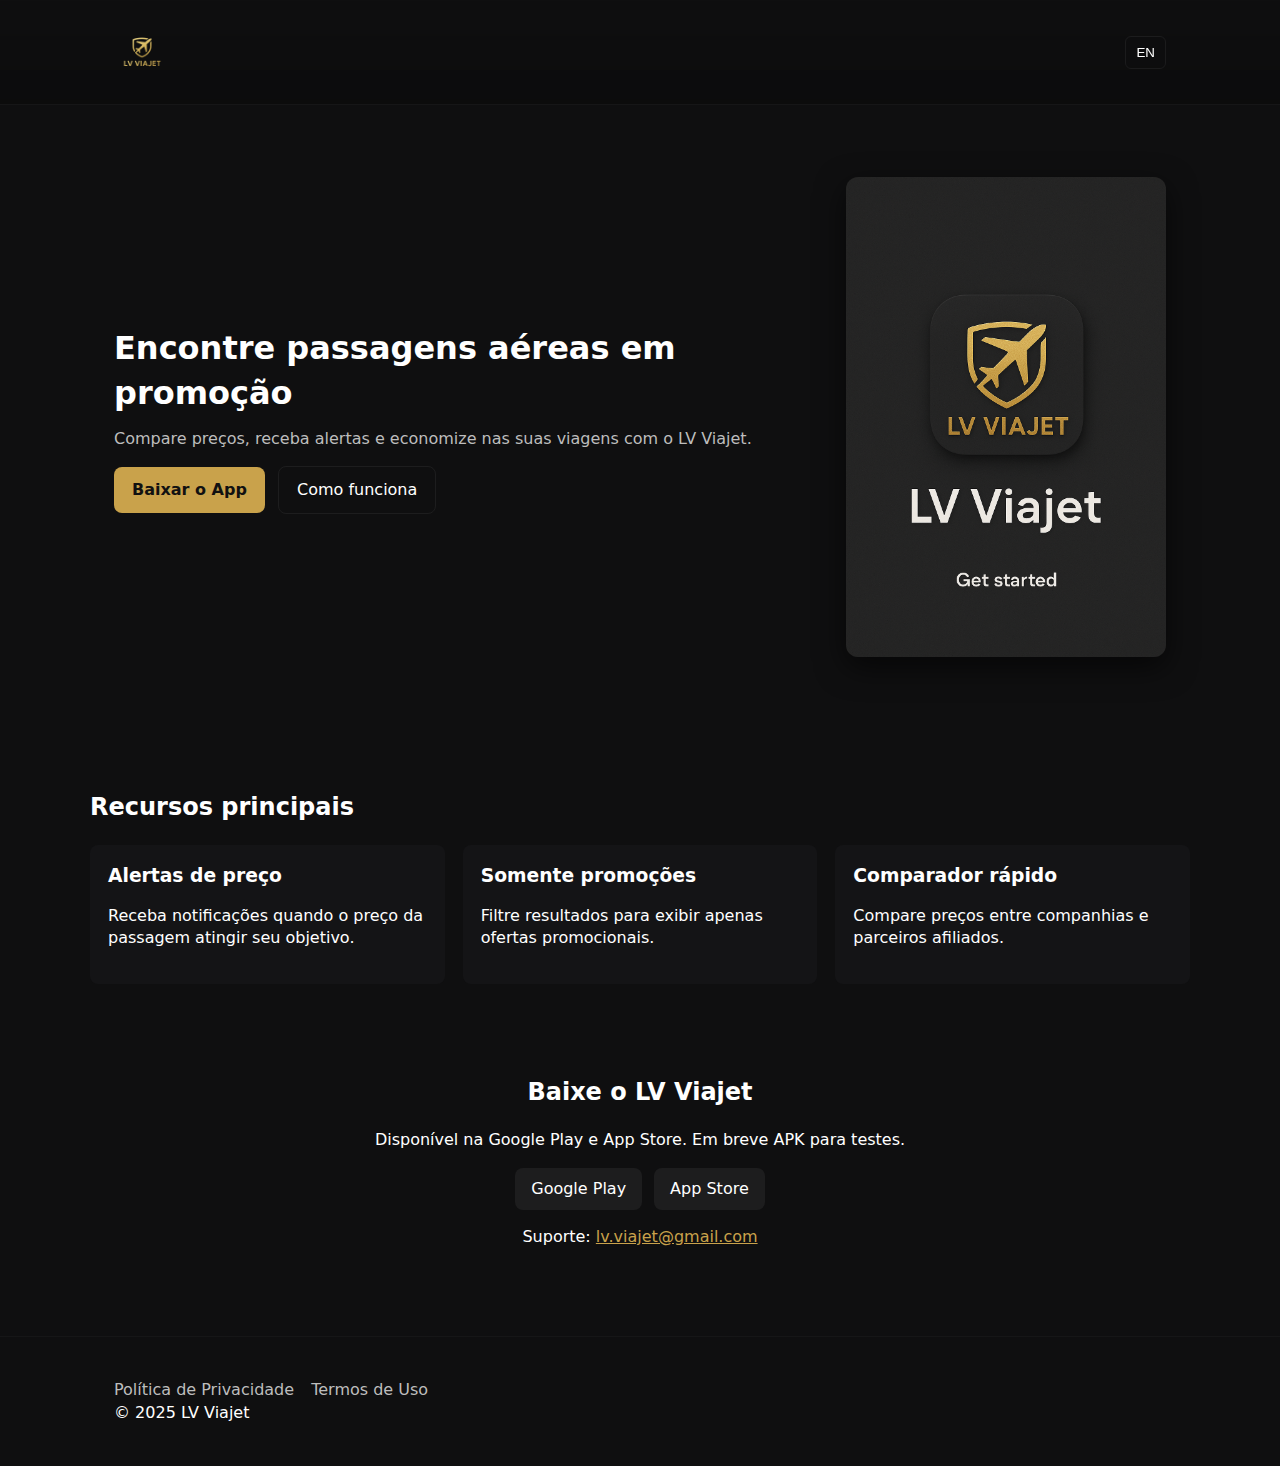
<file: index.html>
<!doctype html>
<html lang="pt-BR">
<head>
  <meta charset="utf-8">
  <meta name="viewport" content="width=device-width,initial-scale=1">
  <title>LV Viajet - Passagens em Promoção</title>
  <link rel="icon" href="icon.png">
  <link rel="stylesheet" href="styles.css">
</head>
<body>
  <header class="site-header">
    <div class="container">
      <img src="logo.png" alt="LV Viajet" class="logo">
      <nav>
        <button id="langToggle" class="lang-btn">EN</button>
      </nav>
    </div>
  </header>

  <main>
    <section class="hero">
      <div class="container hero-inner">
        <div class="hero-text">
          <h1 data-pt="Encontre passagens aéreas em promoção" data-en="Find flight deals & promotions">Encontre passagens aéreas em promoção</h1>
          <p data-pt="Compare preços, receba alertas e economize nas suas viagens com o LV Viajet."
             data-en="Compare prices, get alerts and save on your travels with LV Viajet.">
            Compare preços, receba alertas e economize nas suas viagens com o LV Viajet.
          </p>
          <div class="cta">
            <a class="btn primary" href="#download" data-pt="Baixar o App" data-en="Download App">Baixar o App</a>
            <a class="btn ghost" href="#features" data-pt="Como funciona" data-en="How it works">Como funciona</a>
          </div>
        </div>
        <div class="hero-media">
          <img src="splash.png" alt="LV Viajet splash" class="splash">
        </div>
      </div>
    </section>

    <section id="features" class="container features">
      <h2 data-pt="Recursos principais" data-en="Key features">Recursos principais</h2>
      <div class="grid">
        <article>
          <h3 data-pt="Alertas de preço" data-en="Price alerts">Alertas de preço</h3>
          <p data-pt="Receba notificações quando o preço da passagem atingir seu objetivo." data-en="Get notified when fare hits your target.">Receba notificações quando o preço da passagem atingir seu objetivo.</p>
        </article>
        <article>
          <h3 data-pt="Somente promoções" data-en="Promo-only filter">Somente promoções</h3>
          <p data-pt="Filtre resultados para exibir apenas ofertas promocionais." data-en="Filter results to show promo-only offers.">Filtre resultados para exibir apenas ofertas promocionais.</p>
        </article>
        <article>
          <h3 data-pt="Comparador rápido" data-en="Fast comparator">Comparador rápido</h3>
          <p data-pt="Compare preços entre companhias e parceiros afiliados." data-en="Compare prices across airlines and affiliate partners.">Compare preços entre companhias e parceiros afiliados.</p>
        </article>
      </div>
    </section>

    <section id="download" class="container download">
      <h2 data-pt="Baixe o LV Viajet" data-en="Download LV Viajet">Baixe o LV Viajet</h2>
      <p data-pt="Disponível na Google Play e App Store. Em breve APK para testes." data-en="Available on Google Play and App Store. APK for testing coming soon.">Disponível na Google Play e App Store. Em breve APK para testes.</p>
      <div class="store-buttons">
        <a class="store-btn" href="#" aria-label="Google Play">Google Play</a>
        <a class="store-btn" href="#" aria-label="App Store">App Store</a>
      </div>
      <p class="support">Suporte: <a href="mailto:lv.viajet@gmail.com">lv.viajet@gmail.com</a></p>
    </section>

    <footer class="site-footer">
      <div class="container">
        <div class="links">
          <a href="privacy.html" data-pt="Política de Privacidade" data-en="Privacy Policy">Política de Privacidade</a>
          <a href="terms.html" data-pt="Termos de Uso" data-en="Terms of Use">Termos de Uso</a>
        </div>
        <div class="copyright">© 2025 LV Viajet</div>
      </div>
    </footer>
  </main>

  <script>
    const langBtn = document.getElementById('langToggle');
    let lang = localStorage.getItem('lv_lang') || 'pt';
    function setLang(l) {
      lang = l;
      localStorage.setItem('lv_lang', l);
      document.documentElement.lang = (l === 'pt') ? 'pt-BR' : 'en';
      document.querySelectorAll('[data-pt]').forEach(el => {
        el.textContent = (l === 'pt') ? el.getAttribute('data-pt') : el.getAttribute('data-en');
      });
      langBtn.textContent = (l === 'pt') ? 'EN' : 'PT';
    }
    langBtn.addEventListener('click', () => setLang(lang === 'pt' ? 'en' : 'pt'));
    setLang(lang);
  </script>
</body>
</html>
</file>
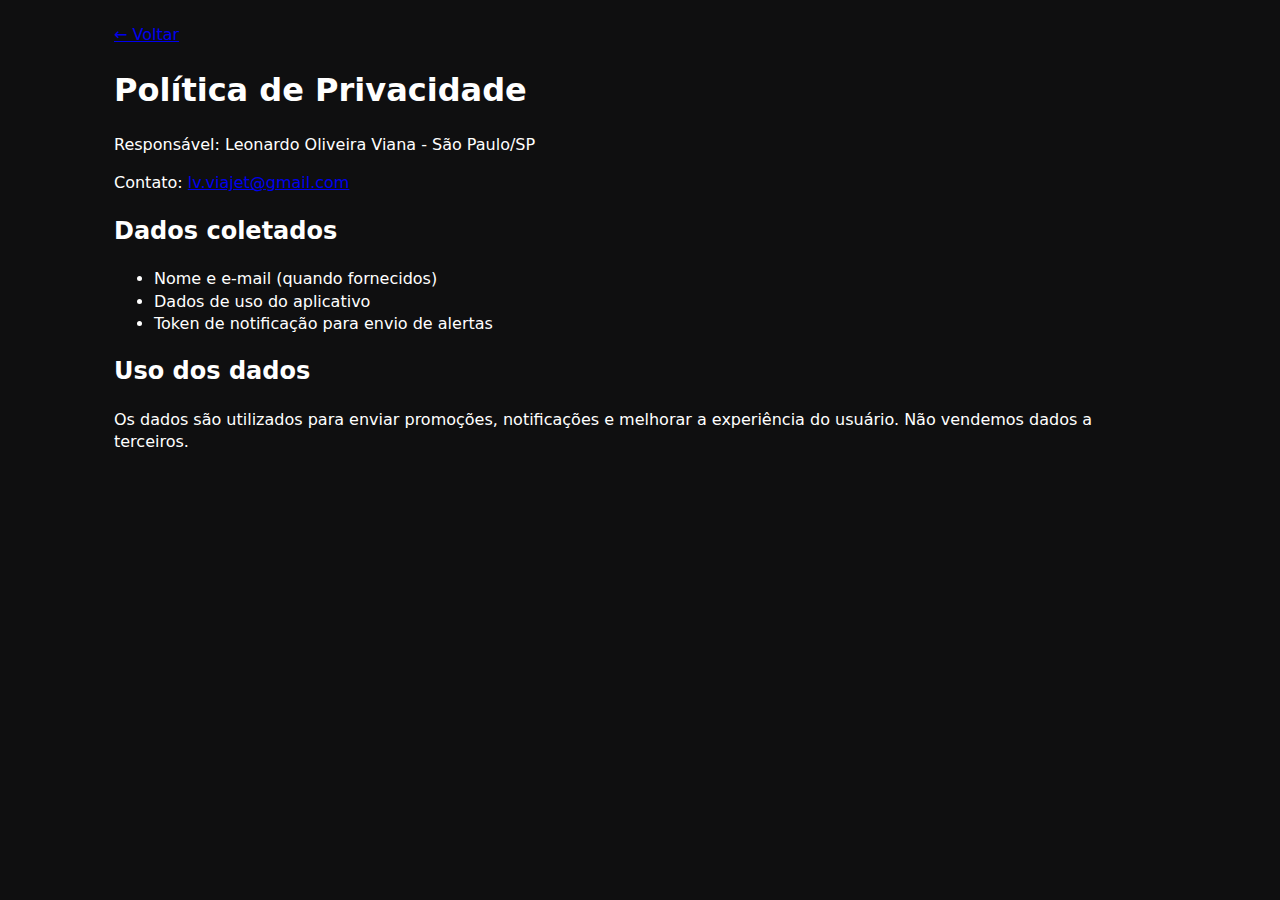
<file: privacy.html>
<!doctype html>
<html lang="pt-BR">
<head><meta charset="utf-8"><meta name="viewport" content="width=device-width,initial-scale=1"><title>Política de Privacidade - LV Viajet</title><link rel="stylesheet" href="styles.css"></head>
<body>
  <div class="container">
    <a href="index.html">← Voltar</a>
    <h1>Política de Privacidade</h1>
    <p>Responsável: Leonardo Oliveira Viana - São Paulo/SP</p>
    <p>Contato: <a href="mailto:lv.viajet@gmail.com">lv.viajet@gmail.com</a></p>
    <h2>Dados coletados</h2>
    <ul>
      <li>Nome e e-mail (quando fornecidos)</li>
      <li>Dados de uso do aplicativo</li>
      <li>Token de notificação para envio de alertas</li>
    </ul>
    <h2>Uso dos dados</h2>
    <p>Os dados são utilizados para enviar promoções, notificações e melhorar a experiência do usuário. Não vendemos dados a terceiros.</p>
  </div>
</body>
</html>
</file>
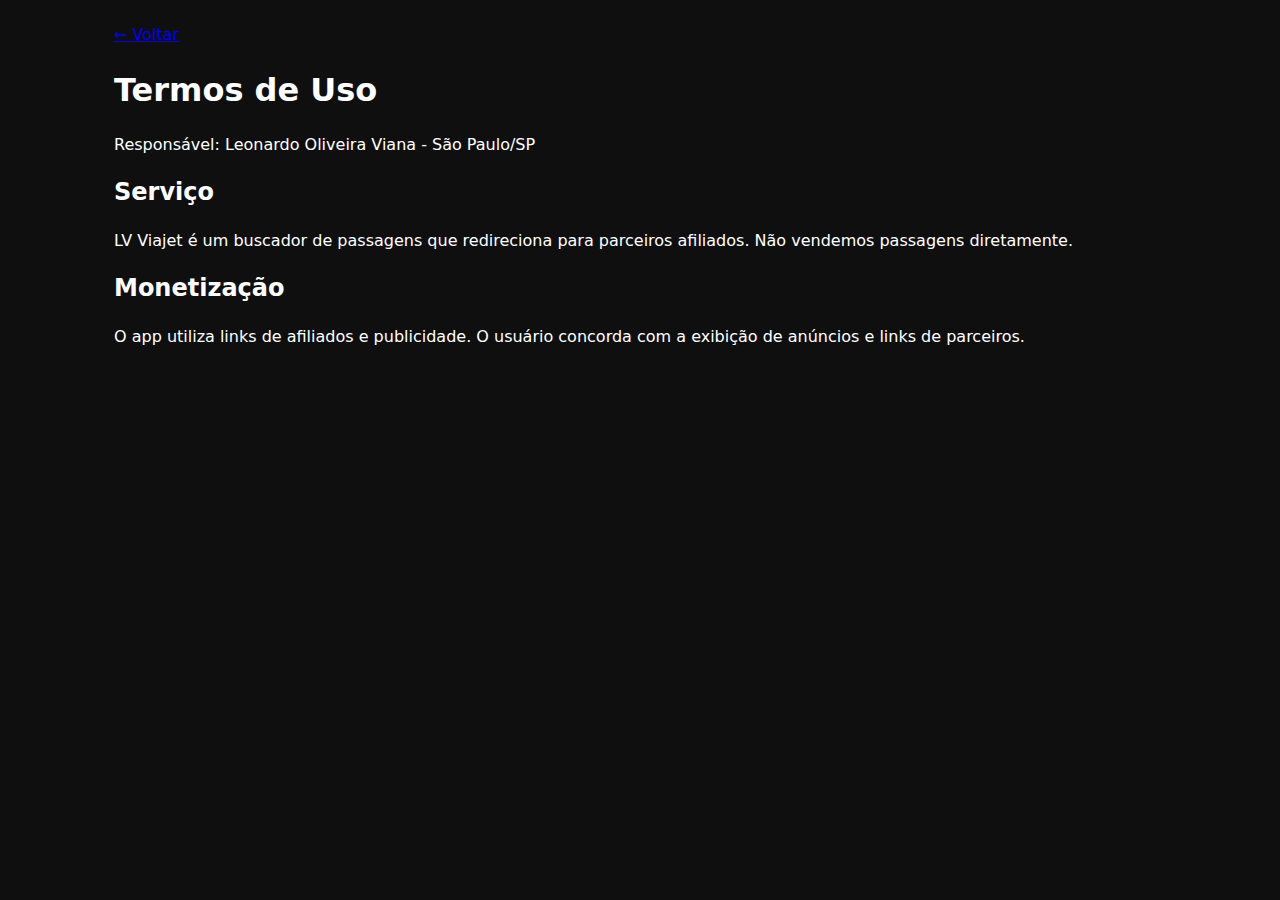
<file: terms.html>
<!doctype html>
<html lang="pt-BR">
<head><meta charset="utf-8"><meta name="viewport" content="width=device-width,initial-scale=1"><title>Termos de Uso - LV Viajet</title><link rel="stylesheet" href="styles.css"></head>
<body>
  <div class="container">
    <a href="index.html">← Voltar</a>
    <h1>Termos de Uso</h1>
    <p>Responsável: Leonardo Oliveira Viana - São Paulo/SP</p>
    <h2>Serviço</h2>
    <p>LV Viajet é um buscador de passagens que redireciona para parceiros afiliados. Não vendemos passagens diretamente.</p>
    <h2>Monetização</h2>
    <p>O app utiliza links de afiliados e publicidade. O usuário concorda com a exibição de anúncios e links de parceiros.</p>
  </div>
</body>
</html>
</file>
<file: styles.css>
:root{
  --bg:#0f0f10;
  --card:#141416;
  --muted:#bdbdbd;
  --accent:#c9a24b;
  --white:#ffffff;
  --container:1100px;
  font-family: Inter, system-ui, -apple-system, 'Segoe UI', Roboto, 'Helvetica Neue', Arial;
}
*{box-sizing:border-box}
body{margin:0;background:var(--bg);color:var(--white);line-height:1.4}
.container{max-width:var(--container);margin:0 auto;padding:24px}
.site-header{border-bottom:1px solid rgba(255,255,255,0.03);position:sticky;top:0;background:linear-gradient(0deg, rgba(0,0,0,0.2), transparent)}
.site-header .container{display:flex;align-items:center;justify-content:space-between}
.logo{height:56px}
.lang-btn{background:transparent;border:1px solid rgba(255,255,255,0.06);color:var(--white);padding:8px 10px;border-radius:6px;cursor:pointer}
.hero{padding:48px 0}
.hero-inner{display:flex;gap:24px;align-items:center}
.hero-text{flex:1}
.hero-text h1{font-size:32px;margin:0 0 12px}
.hero-text p{color:var(--muted);margin:0 0 16px}
.cta .btn{display:inline-block;text-decoration:none;padding:12px 18px;border-radius:8px;margin-right:8px}
.btn.primary{background:var(--accent);color:#111;font-weight:700}
.btn.ghost{border:1px solid rgba(255,255,255,0.06);color:var(--white)}
.hero-media .splash{width:320px;max-width:40vw;border-radius:12px;box-shadow:0 10px 30px rgba(0,0,0,0.6)}
.features{padding:36px 0}
.features .grid{display:grid;grid-template-columns:repeat(3,1fr);gap:18px}
.features article{background:var(--card);padding:18px;border-radius:8px}
.features h3{margin:0 0 8px}
.download{padding:36px 0;text-align:center}
.store-buttons{display:flex;gap:12px;justify-content:center;margin-top:12px}
.store-btn{background:rgba(255,255,255,0.06);padding:10px 16px;border-radius:8px;text-decoration:none;color:var(--white)}
.site-footer{border-top:1px solid rgba(255,255,255,0.03);padding:18px 0;margin-top:36px}
.site-footer .links a{color:var(--muted);margin-right:12px;text-decoration:none}
.support a{color:var(--accent)}
@media(max-width:900px){
  .hero-inner{flex-direction:column-reverse}
  .features .grid{grid-template-columns:1fr}
  .logo{height:48px}
  .hero-media .splash{width:90%}
}
</file>
